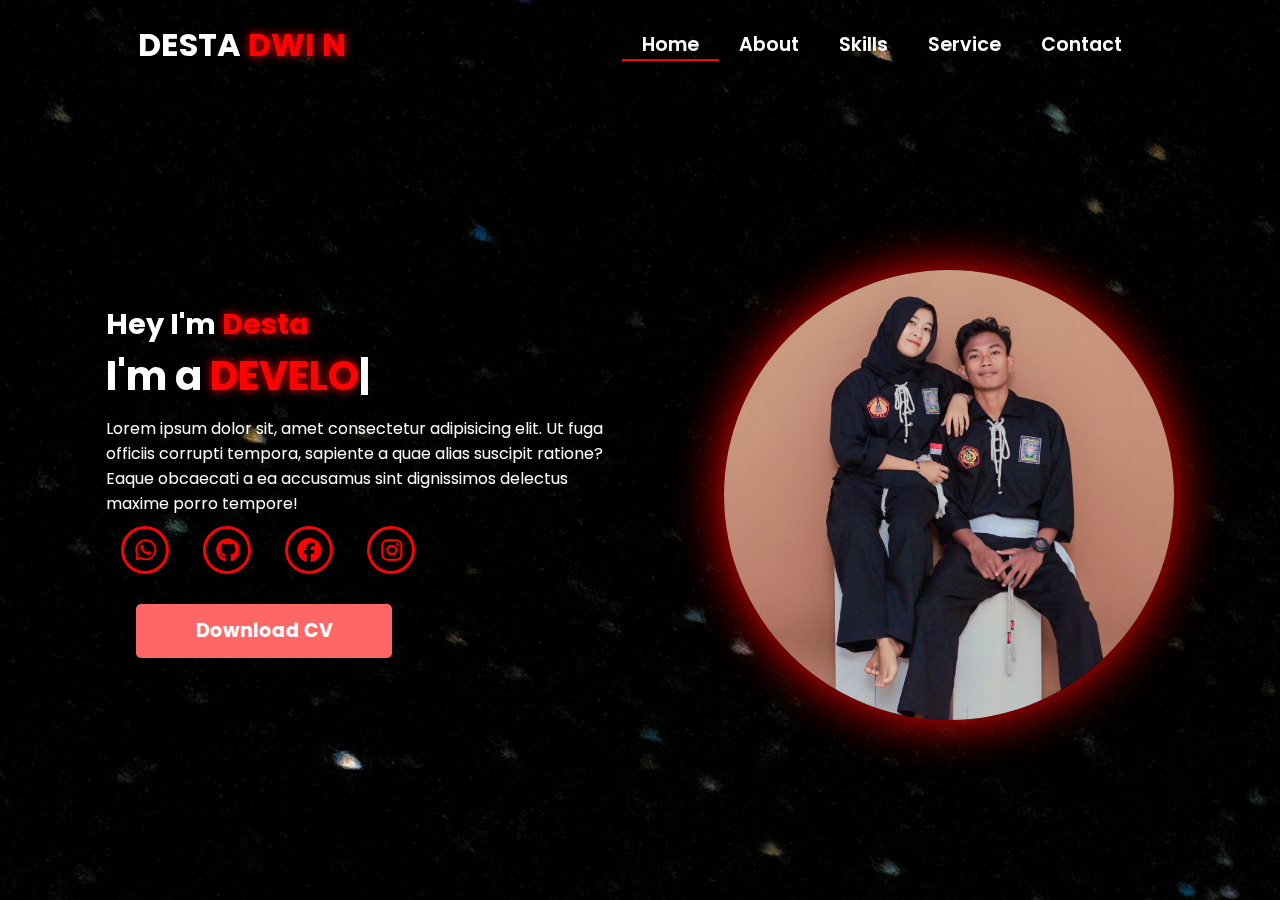
<file: index.html>
<!-- Subscrbe YouTube Tamzidan Mahdiyin  -->
<!DOCTYPE html>
<html lang="en">

<head>

    <!-- Pengaturan karakter encoding untuk mendukung semua karakter Unicode -->
    <meta charset="UTF-8">

    <!-- Pengaturan viewport untuk responsivitas pada perangkat mobile -->
    <meta name="viewport" content="width=device-width, initial-scale=1.0">

    <!-- 
      Import Font Awesome untuk ikon sosial media dan navigasi
      Versi 6.5.1 dipilih untuk fitur dan ikon terbaru 
    -->
    <link rel="stylesheet" href="https://cdnjs.cloudflare.com/ajax/libs/font-awesome/6.5.1/css/all.min.css">

    <!-- 
      Import AOS (Animate On Scroll) library
      Digunakan untuk membuat animasi scroll yang menarik 
    -->
    <link rel="stylesheet" href="https://unpkg.com/aos@next/dist/aos.css" />

    <!-- Import file CSS custom untuk styling tambahan -->
    <link rel="stylesheet" href="style.css">
    <title>Portfolio Website</title>
</head>

<body>

    <!-- 
      Navigation Section
      - Menggunakan sistem grid untuk layout
      - Includes logo dan menu navigasi
      - Responsive dengan hamburger menu untuk mobile 
    -->
    <nav>
        <div class="nav-container">

            <!-- 
              Logo dengan animasi zoom-in
              data-aos-duration: 1500ms untuk animasi yang smooth 
            -->
            <div class="logo" data-aos="zoom-in" data-aos-duration="1500">
                DESTA <span>DWI N</span>
            </div>

            <!-- 
              Navigation Links
              - Menggunakan fade-up animation dengan delays bertingkat
              - Active class untuk halaman yang sedang aktif 
            -->
            <div class="links">
                <div class="link active" data-aos="fade-up" data-aos-duration="1500" data-aos-delay="100"><a
                        href="index.html">Home</a></div>
                <div class="link" data-aos="fade-up" data-aos-duration="1500" data-aos-delay="200"><a
                        href="about.html">About</a></div>
                <div class="link" data-aos="fade-up" data-aos-duration="1500" data-aos-delay="300"><a
                        href="skill.html">Skills</a></div>
                <div class="link" data-aos="fade-up" data-aos-duration="1500" data-aos-delay="400"><a
                        href="service.html">Service</a></div>
                <div class="link" data-aos="fade-up" data-aos-duration="1500" data-aos-delay="500"><a
                        href="contact.html">Contact</a></div>
            </div>
        </div>

        <!-- 
          Hamburger Menu Icon
          - Muncul pada tampilan mobile
          - Menggunakan Font Awesome icon
          - onClick handler untuk membuka menu 
        -->
        <i class="fa-solid fa-bars hamburg" onclick="hamburg()"></i>

        <!-- 
          Dropdown Menu untuk Mobile
          - Berisi link navigasi yang sama
          - Muncul ketika hamburger menu diklik
          - Includes tombol close (x) 
        -->
        <div class="dropdown">
            <div class="links">
                <a href="index.html">Home</a>
                <a href="about.html">About</a>
                <a href="skill.html">Skills</a>
                <a href="service.html">Service</a>
                <a href="contact.html">Contact</a>
                <i class="fa-solid fa-xmark cancel" onclick="cancel()"></i>
            </div>
        </div>
    </nav>

    <!-- 
      Main Content Section
      - Menggunakan grid untuk layout dua kolom
      - Includes teks intro dan gambar profil 
    -->
    <section>
        <div class="main-container">
            <!-- 
              Content Container
              - Berisi heading, typewriter effect, dan social links
              - Setiap elemen memiliki animasi AOS yang berbeda 
            -->
            <div class="content">
                <!-- Heading dengan fade-left animation -->
                <h1 data-aos="fade-left" data-aos-duration="1500" data-aos-delay="700">Hey I'm <span>Desta</span>
                </h1>

                <!-- 
                  Typewriter Effect
                  - Menggunakan JavaScript untuk animasi ketik
                  - Fade-right animation untuk container 
                -->
                <div data-aos="fade-right" data-aos-duration="1500" data-aos-delay="900" class="typewriter">I'm a <span
                        class="typewriter-text"></span><label for="">|</label></div>

                <!-- Paragraf deskripsi dengan flip-down animation -->
                <p data-aos="flip-down" data-aos-duration="1500" data-aos-delay="1100">Lorem ipsum dolor sit, amet
                    consectetur adipisicing elit. Ut fuga officiis corrupti tempora, sapiente a quae alias suscipit
                    ratione? Eaque obcaecati a ea accusamus sint dignissimos delectus maxime porro tempore!</p>

                <!-- 
                  Social Media Links
                  - Menggunakan Font Awesome icons
                  - Fade-up animation dengan delays bertingkat 
                -->
                <div class="social-links">
                    <a data-aos="fade-up" data-aos-duration="1500" data-aos-delay="1300"><i
                            class="fa-brands fa-whatsapp"></i></a>
                    <a href="#" data-aos="fade-up" data-aos-duration="1500" data-aos-delay="1400"><i
                            class="fa-brands fa-github"></i></a>
                    <a href="#" data-aos="fade-up" data-aos-duration="1500" data-aos-delay="1500"><i
                            class="fa-brands fa-facebook"></i></a>
                    <a href="#" data-aos="fade-up" data-aos-duration="1500" data-aos-delay="1600"><i
                            class="fa-brands fa-instagram"></i></a>
                </div>

                <!-- 
                  Download CV Button
                  - Zoom-out animation dengan delay terpanjang
                  - Styling didefinisikan di CSS 
                -->
                <div class="btn" data-aos="zoom-out" data-aos-duration="1500" data-aos-delay="1800">
                    <button>Download CV</button>
                </div>
            </div>

            <!-- 
              Image Container
              - Menggunakan zoom-in animation
              - Durasi lebih panjang (3000ms) untuk efek dramatic 
            -->
            <div class="image" data-aos="zoom-in" data-aos-duration="3000">
                <img src="pp.jpg" alt="">
            </div>
        </div>
    </section>

    <!-- 
      Script Imports
      - AOS library untuk animasi
      - Custom JavaScript untuk fungsionalitas tambahan 
    -->
    <script src="https://unpkg.com/aos@next/dist/aos.js"></script>
    <script>
        // Inisialisasi AOS dengan offset 0 untuk trigger tepat waktu
        AOS.init({ offset: 0, });
    </script>
    <script src="./script.js"></script>
</body>

</html>
<!-- Subscrbe YouTube Tamzidan Mahdiyin  -->
</file>
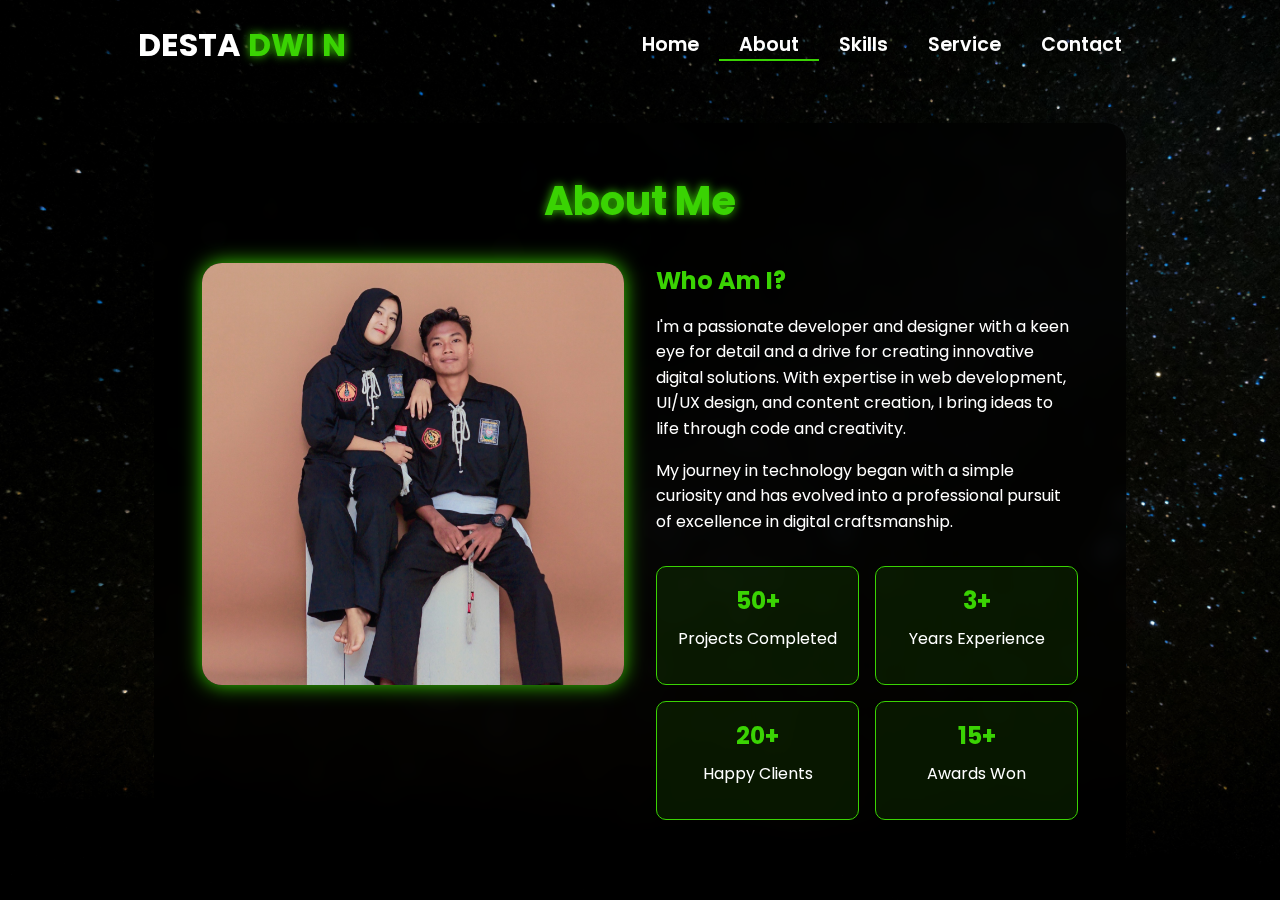
<file: about.html>
<!-- Subscribe Tamzidan Madiyin di YouTube -->

<!DOCTYPE html>
<html lang="en">

<head>
    <meta charset="UTF-8">
    <meta name="viewport" content="width=device-width, initial-scale=1.0">

    <!-- Link ke Font Awesome untuk ikon -->
    <link rel="stylesheet" href="https://cdnjs.cloudflare.com/ajax/libs/font-awesome/6.5.1/css/all.min.css">

    <!-- Link ke library animasi AOS -->
    <link rel="stylesheet" href="https://unpkg.com/aos@next/dist/aos.css" />

    <!-- CSS internal untuk styling halaman -->
    <style>
        /* 
          Import Google Font Poppins
          Font weight yang diimport: 100, 200, 300, 400, 500, 600 
        */
        @import url("https://fonts.googleapis.com/css2?family=Poppins:wght@100;200;300;400;500;600&display=swap");

        /* Reset CSS dan pengaturan default */
        * {
            padding: 0;
            margin: 0;
            font-family: "Poppins", sans-serif;
            box-sizing: border-box;
        }

        /* 
          Styling untuk body
          - Menggunakan background image
          - Cover seluruh viewport
          - Mencegah horizontal scroll
        */
        body {
            width: 100%;
            min-height: 100vh;
            background-image: url("bg.jpg");
            background-size: cover;
            overflow-x: hidden;
            position: relative;
        }

        /* 
          Navbar styling
          - Fixed height 10vh
          - Posisi relative untuk positioning yang tepat
          - z-index tinggi agar selalu di atas konten lain
        */
        nav {
            width: 100%;
            height: 10vh;
            position: sticky;
            position: relative;
            /* Ubah dari sticky ke relative */
            z-index: 1000;
            /* Tambahkan z-index tinggi untuk nav */
        }

        /* Container untuk konten navbar */
        .nav-container {
            width: 100%;
            height: 100%;
            display: flex;
            justify-content: space-around;
            align-items: center;
        }

        /* 
          Logo styling
          - Warna putih dengan ukuran 2rem
          - Text shadow untuk efek glow pada span 
        */
        .logo {
            color: white;
            font-size: 2rem;
            font-weight: bold;
        }

        .logo span {
            color: rgb(58, 211, 3);
            text-shadow: 0 0 10px rgb(58, 211, 3);
        }

        /* 
          Hamburger dan Cancel button styling
          - Hanya muncul di mobile view
          - Posisi absolute di kanan atas
        */
        .hamburg,
        .cancel {
            cursor: pointer;
            position: absolute;
            right: 15px;
            top: 10px;
            color: white;
            display: none;
            font-size: clamp(2.5rem, 0.5rem + 5vw, 3rem);
        }

        /* 
          Navigation links container
          - Flex layout untuk alignment horizontal
        */
        .nav-container .links {
            display: flex;
        }

        /* 
          Individual navigation links
          - Spacing dan styling untuk tiap link
          - Hover effect dengan border bottom
        */
        .nav-container .links a {
            font-size: 1.2rem;
            color: white;
            margin: 0 20px;
            text-decoration: none;
            font-weight: 550;
            transition: 0.3s linear;
        }

        .nav-container .links a:hover {
            color: rgb(58, 211, 3);
            border-bottom: 2px solid rgb(58, 211, 3);
        }

        /* Styling untuk link aktif */
        .nav-container .links .active {
            color: rgb(58, 211, 3);
            border-bottom: 2px solid rgb(58, 211, 3);
        }

        /* 
          Dropdown menu untuk mobile view
          - Fixed positioning dengan transform untuk animasi
          - Backdrop filter untuk efek blur
        */
        .dropdown {
            z-index: 1000;
            position: fixed;
            top: 0;
            left: 0;
            right: 0;
            transform: translateY(-500px);
            width: 100%;
            height: auto;
            backdrop-filter: blur(4px) brightness(40%);
            box-shadow: 0 0 20px black;
            transition: 0.2s linear;
        }

        .dropdown .links a {
            display: flex;
            color: white;
            text-decoration: none;
            padding: 15px 0;
            justify-content: center;
            align-items: center;
            transition: 0.2s linear;
        }

        .dropdown .links a:hover {
            background-color: rgb(58, 211, 3);
        }

        /* About Section Styles */
        .about-container {
            width: 100%;
            min-height: 90vh;
            display: flex;
            justify-content: center;
            align-items: center;
            padding: 2rem;
            position: relative;
            z-index: 1;
        }

        .about-content {
            width: 80%;
            max-width: 1200px;
            background: rgba(0, 0, 0, 0.7);
            backdrop-filter: blur(10px);
            border-radius: 20px;
            padding: 3rem;
            color: white;
            /* box-shadow: 0 0 30px rgba(58, 211, 3, 0.3); */
        }

        .about-header {
            text-align: center;
            margin-bottom: 2rem;
        }

        .about-header h1 {
            font-size: 2.5rem;
            color: rgb(58, 211, 3);
            text-shadow: 0 0 10px rgb(58, 211, 3);
            margin-bottom: 1rem;
        }

        .about-grid {
            display: grid;
            grid-template-columns: 1fr 1fr;
            gap: 2rem;
        }

        .about-image {
            width: 100%;
            aspect-ratio: 1;
            border-radius: 20px;
            overflow: hidden;
            box-shadow: 0 0 20px rgb(58, 211, 3);
        }

        .about-image img {
            width: 100%;
            height: 100%;
            object-fit: cover;
        }

        .about-text h2 {
            color: rgb(58, 211, 3);
            margin-bottom: 1rem;
        }

        .about-text p {
            line-height: 1.6;
            margin-bottom: 1rem;
        }

        .stats {
            display: grid;
            grid-template-columns: repeat(2, 1fr);
            gap: 1rem;
            margin-top: 2rem;
        }

        .stat-item {
            background: rgba(58, 211, 3, 0.1);
            padding: 1rem;
            border-radius: 10px;
            text-align: center;
            border: 1px solid rgb(58, 211, 3);
            cursor: pointer;
        }

        .stat-item h3 {
            color: rgb(58, 211, 3);
            font-size: 1.5rem;
            margin-bottom: 0.5rem;
        }

        .content-grid {
            display: grid;
            grid-template-columns: repeat(auto-fit, minmax(280px, 1fr));
            gap: 2rem;
            padding: 2rem 0;
        }

        .content-card {
            background: rgba(58, 211, 3, 0.1);
            border-radius: 15px;
            overflow: hidden;
            transition: all 0.3s ease;
            cursor: pointer;
        }

        .content-card:hover {
            transform: translateY(-5px);
            box-shadow: 0 5px 15px rgba(58, 211, 3, 0.3);
        }

        .card-image {
            width: 100%;
            height: 200px;
            overflow: hidden;
        }

        .card-image img {
            width: 100%;
            height: 100%;
            object-fit: cover;
        }

        .card-info {
            padding: 1.5rem;
        }

        .card-info h3 {
            color: rgb(58, 211, 3);
            margin-bottom: 0.5rem;
        }

        .card-info p {
            font-size: 0.9rem;
            margin-bottom: 1rem;
        }

        .card-info .technologies {
            display: flex;
            flex-wrap: wrap;
            gap: 0.5rem;
            margin-top: 1rem;
        }

        .technology-tag {
            background: rgba(58, 211, 3, 0.2);
            padding: 0.3rem 0.8rem;
            border-radius: 15px;
            font-size: 0.8rem;
            color: rgb(58, 211, 3);
        }

        .back-button {
            display: inline-block;
            padding: 0.8rem 1.5rem;
            background: rgb(58, 211, 3);
            color: white;
            border-radius: 5px;
            text-decoration: none;
            margin-bottom: 2rem;
            transition: all 0.3s ease;
        }

        .back-button:hover {
            background: rgb(45, 165, 2);
            transform: translateY(-2px);
        }

        .award-icon {
            font-size: 2rem;
            color: rgb(58, 211, 3);
            margin-bottom: 1rem;
        }

        .client-testimonial {
            font-style: italic;
            margin-top: 1rem;
            padding: 1rem;
            background: rgba(58, 211, 3, 0.05);
            border-radius: 10px;
        }



        @media (max-width: 884px) {
            .about-grid {
                grid-template-columns: 1fr;
            }

            nav .logo {
                position: absolute;
                top: 16px;
                left: 15px;
                font-size: 1.5rem;
            }

            .nav-container .links {
                display: none;
            }

            .hamburg,
            .cancel {
                display: block;
            }
        }

        @media (max-width: 440px) {
            .about-container {
                padding: 1rem;
            }

            .about-content {
                width: 95%;
                /* Memperbesar width untuk layar kecil */
                padding: 1.5rem;
            }

            .about-header h1 {
                font-size: 1.8rem;
                /* Mengurangi ukuran judul */
            }

            .about-text h2 {
                font-size: 1.4rem;
                /* Mengurangi ukuran sub-judul */
            }

            .about-text p {
                font-size: 0.9rem;
                /* Mengurangi ukuran teks */
                line-height: 1.4;
            }

            .about-image {
                width: 100%;
                max-height: 250px;
                /* Membatasi tinggi gambar */
            }

            .stats {
                grid-template-columns: repeat(2, 1fr);
                /* Tetap 2 kolom tapi lebih kecil */
                gap: 0.8rem;
            }

            .stat-item {
                padding: 0.8rem;
            }

            .stat-item h3 {
                font-size: 1.2rem;
                /* Mengurangi ukuran angka statistik */
            }

            .stat-item p {
                font-size: 0.8rem;
                /* Mengurangi ukuran teks statistik */
            }

            /* Menyesuaikan padding untuk link statistik */
            .stat-item a {
                padding: 0.5rem;
                display: block;
            }
        }
    </style>
    <title>About - Portfolio Website</title>
</head>

<body>

    <!-- Navigasi -->
    <nav>
        <div class="nav-container">
            <div class="logo" data-aos="zoom-in" data-aos-duration="1500">
                DESTA <span>DWI N</span>
            </div>
            <div class="links">
                <div class="link" data-aos="fade-up" data-aos-duration="1500" data-aos-delay="100"><a
                        href="index.html">Home</a></div>
                <div class="link active" data-aos="fade-up" data-aos-duration="1500" data-aos-delay="200"><a
                        href="about.html">About</a></div>
                <div class="link" data-aos="fade-up" data-aos-duration="1500" data-aos-delay="300"><a
                        href="skill.html">Skills</a></div>
                <div class="link" data-aos="fade-up" data-aos-duration="1500" data-aos-delay="400"><a
                        href="service.html">Service</a></div>
                <div class="link" data-aos="fade-up" data-aos-duration="1500" data-aos-delay="500"><a
                        href="contact.html">Contact</a></div>
            </div>
        </div>
        <i class="fa-solid fa-bars hamburg" onclick="hamburg()"></i>
        <div class="dropdown">
            <div class="links">
                <a href="index.html">Home</a>
                <a href="about.html">About</a>
                <a href="skill.html">Skills</a>
                <a href="service.html">Service</a>
                <a href="contact.html">Contact</a>
                <i class="fa-solid fa-xmark cancel" onclick="cancel()"></i>
            </div>
        </div>
    </nav>

    <!-- Konten utama halaman About -->
    <div class="about-container">
        <div class="about-content" id="aboutContent">
            <!-- Bagian header -->
            <div class="about-header" data-aos="fade-down" data-aos-duration="1500">
                <h1>About Me</h1>
            </div>

            <!-- Grid untuk gambar dan teks deskripsi -->
            <div class="about-grid">
                <div class="about-image" data-aos="fade-right" data-aos-duration="1500">
                    <img src="pp.jpg" alt="About Image">
                </div>
                <div class="about-text" data-aos="fade-left" data-aos-duration="1500">
                    <h2>Who Am I?</h2>
                    <p>I'm a passionate developer and designer with a keen eye for detail and a drive for creating
                        innovative digital solutions. With expertise in web development, UI/UX design, and content
                        creation, I bring ideas to life through code and creativity.</p>
                    <p>My journey in technology began with a simple curiosity and has evolved into a professional
                        pursuit of excellence in digital craftsmanship.</p>

                    <div class="stats">
                        <div class="stat-item" data-aos="zoom-in" data-aos-duration="1500" data-aos-delay="200"
                            onclick="showProjects()">
                            <h3>50+</h3>
                            <p>Projects Completed</p>
                        </div>
                        <div class="stat-item" data-aos="zoom-in" data-aos-duration="1500" data-aos-delay="400"
                            onclick="showExperience()">
                            <h3>3+</h3>
                            <p>Years Experience</p>
                        </div>
                        <div class="stat-item" data-aos="zoom-in" data-aos-duration="1500" data-aos-delay="600"
                            onclick="showClients()">
                            <h3>20+</h3>
                            <p>Happy Clients</p>
                        </div>
                        <div class="stat-item" data-aos="zoom-in" data-aos-duration="1500" data-aos-delay="800"
                            onclick="showAwards()">
                            <h3>15+</h3>
                            <p>Awards Won</p>
                        </div>
                    </div>
                </div>
            </div>
        </div>

        <!-- Link ke library animasi AOS -->
        <script src="https://unpkg.com/aos@next/dist/aos.js"></script>

        <!-- JavaScript untuk interaksi dan animasi halaman -->
        <script>

            // Inisialisasi library AOS
            AOS.init({ offset: 0 });

            // Fungsi untuk menampilkan menu hamburger
            function hamburg() {
                const navbar = document.querySelector(".dropdown")
                navbar.style.transform = "translateY(0px)"
            }

            // Fungsi untuk menyembunyikan menu hamburger
            function cancel() {
                const navbar = document.querySelector(".dropdown")
                navbar.style.transform = "translateY(-500px)"
            }

            // Fungsi untuk menampilkan daftar Project
            function showProjects() {
                const aboutContent = document.getElementById('aboutContent');
                aboutContent.innerHTML = `
                <a href="about.html" class="back-button" onclick="restoreInitialContent()">
                    <i class="fas fa-arrow-left"></i> Back
                </a>
                <div class="about-header" data-aos="fade-down" data-aos-duration="1500">
                    <h1>My Projects</h1>
                </div>
                <div class="content-grid">
                    ${generateProjectCards()}
                </div>
            `;
                AOS.refresh();
            }

            // Fungsi untuk menampilkan daftar Experience
            function showExperience() {
                const aboutContent = document.getElementById('aboutContent');
                aboutContent.innerHTML = `
                <a href="about.html" class="back-button" onclick="restoreInitialContent()">
                    <i class="fas fa-arrow-left"></i> Back
                </a>
                <div class="about-header" data-aos="fade-down" data-aos-duration="1500">
                    <h1>My Experience</h1>
                </div>
                <div class="content-grid">
                    ${generateExperienceCards()}
                </div>
            `;
                AOS.refresh();
            }

            // Fungsi untuk menampilkan daftar Clients
            function showClients() {
                const aboutContent = document.getElementById('aboutContent');
                aboutContent.innerHTML = `
                <a href="about.html" class="back-button" onclick="restoreInitialContent()">
                    <i class="fas fa-arrow-left"></i> Back
                </a>
                <div class="about-header" data-aos="fade-down" data-aos-duration="1500">
                    <h1>Client Success Stories</h1>
                </div>
                <div class="content-grid">
                    ${generateClientCards()}
                </div>
            `;
                AOS.refresh();
            }

            // Fungsi untuk menampilkan daftar Awards
            function showAwards() {
                const aboutContent = document.getElementById('aboutContent');
                aboutContent.innerHTML = `
                <a href="about.html" class="back-button" onclick="restoreInitialContent()">
                    <i class="fas fa-arrow-left"></i> Back
                </a>
                <div class="about-header" data-aos="fade-down" data-aos-duration="1500">
                    <h1>Awards & Recognition</h1>
                </div>
                <div class="content-grid">
                    ${generateAwardCards()}
                </div>
            `;
                AOS.refresh();
            }

            // Fungsi pembantu untuk menghasilkan kartu project
            function generateProjectCards() {
                const projects = [
                    {
                        title: "E-Commerce Platform",
                        image: "pp.jpg",
                        description: "A full-stack e-commerce solution with payment integration",
                        technologies: ["React", "Node.js", "MongoDB"]
                    },
                    {
                        title: "Portfolio Website",
                        image: "pp.jpg",
                        description: "Responsive portfolio website with modern animations",
                        technologies: ["HTML", "CSS", "JavaScript"]
                    },
                    {
                        title: "Task Management App",
                        image: "pp.jpg",
                        description: "Mobile-first task management application",
                        technologies: ["Vue.js", "Firebase"]
                    }
                    // Add more projects as needed
                ];

                return projects.map(project => `
                <div class="content-card" data-aos="fade-up">
                    <div class="card-image">
                        <img src="${project.image}" alt="${project.title}">
                    </div>
                    <div class="card-info">
                        <h3>${project.title}</h3>
                        <p>${project.description}</p>
                        <div class="technologies">
                            ${project.technologies.map(tech => `
                                <span class="technology-tag">${tech}</span>
                            `).join('')}
                        </div>
                    </div>
                </div>
            `).join('');
            }

            // Fungsi pembantu untuk menghasilkan kartu experience
            function generateExperienceCards() {
                const experiences = [
                    {
                        title: "Senior Web Developer",
                        company: "Tech Solutions Inc.",
                        period: "2021 - Present",
                        description: "Leading frontend development team and implementing modern web solutions"
                    },
                    {
                        title: "Frontend Developer",
                        company: "Digital Agency",
                        period: "2019 - 2021",
                        description: "Developed responsive websites and web applications"
                    }
                    // Add more experiences as needed
                ];

                return experiences.map(exp => `
                <div class="content-card" data-aos="fade-up">
                    <div class="card-info">
                        <h3>${exp.title}</h3>
                        <h4>${exp.company}</h4>
                        <p class="period">${exp.period}</p>
                        <p>${exp.description}</p>
                    </div>
                </div>
            `).join('');
            }

            // Fungsi pembantu untuk menghasilkan kartu client
            function generateClientCards() {
                const clients = [
                    {
                        name: "Ell Udin",
                        company: "Innovation Corp",
                        image: "img/zoro.jpg",
                        testimonial: "Outstanding work on our company website redesign!"
                    },
                    {
                        name: "Ell Ucup",
                        company: "Tech Startup",
                        image: "img/zoro.jpg",
                        testimonial: "Delivered our app ahead of schedule with excellent quality"
                    }
                    // Add more clients as needed
                ];

                return clients.map(client => `
                <div class="content-card" data-aos="fade-up">
                    <div class="card-image">
                        <img src="${client.image}" alt="${client.name}">
                    </div>
                    <div class="card-info">
                        <h3>${client.name}</h3>
                        <h4>${client.company}</h4>
                        <p class="client-testimonial">"${client.testimonial}"</p>
                    </div>
                </div>
            `).join('');
            }

            // Fungsi pembantu untuk menghasilkan kartu award
            function generateAwardCards() {
                const awards = [
                    {
                        title: "Best Web Design",
                        organization: "Design Awards 2023",
                        description: "Recognition for exceptional web design and user experience"
                    },
                    {
                        title: "Innovation Award",
                        organization: "Tech Summit 2022",
                        description: "Awarded for innovative use of emerging technologies"
                    }
                    // Add more awards as needed
                ];

                return awards.map(award => `
                <div class="content-card" data-aos="fade-up">
                    <div class="card-info">
                        <div class="award-icon">
                            <i class="fas fa-trophy"></i>
                        </div>
                        <h3>${award.title}</h3>
                        <h4>${award.organization}</h4>
                        <p>${award.description}</p>
                    </div>
                </div>
            `).join('');
            }

            // Fungsi untuk mengembalikan konten awal
            function restoreInitialContent() {
                const aboutContent = document.getElementById('aboutContent');
                aboutContent.innerHTML = `
                <div class="about-header" data-aos="fade-down" data-aos-duration="1500">
                    <h1>About Me</h1>
                </div>
                <div class="about-grid">
                    <div class="about-image" data-aos="fade-right" data-aos-duration="1500">
                        <img src="img/zoro.jpg" alt="About Image">
                    </div>
                    <div class="about-text" data-aos="fade-left" data-aos-duration="1500">
                        <h2>Who Am I?</h2>
                        <p>I'm a passionate developer and designer with a keen eye for detail and a drive for creating
                            innovative digital solutions. With expertise in web development, UI/UX design, and content
                            creation, I bring ideas to life through code and creativity.</p>
                        <p>My journey in technology began with a simple curiosity and has evolved into a professional
                            pursuit of excellence in digital craftsmanship.</p>

                        <div class="stats">
                            <div class="stat-item" data-aos="zoom-in" data-aos-duration="1500" data-aos-delay="200" onclick="showProjects()">
                                <h3>50+</h3>
                                <p>Projects Completed</p>
                            </div>
                            <div class="stat-item" data-aos="zoom-in" data-aos-duration="1500" data-aos-delay="400" onclick="showExperience()">
                                <h3>3+</h3>
                                <p>Years Experience</p>
                            </div>
                            <div class="stat-item" data-aos="zoom-in" data-aos-duration="1500" data-aos-delay="600" onclick="showClients()">
                                <h3>20+</h3>
                                <p>Happy Clients</p>
                            </div>
                            <div class="stat-item" data-aos="zoom-in" data-aos-duration="1500" data-aos-delay="800" onclick="showAwards()">
                                <h3>15+</h3>
                                <p>Awards Won</p>
                            </div>
                        </div>
                    </div>
                </div>
            `;
                AOS.refresh();
            }

        </script>
</body>

</html>

<!-- Subscribe Tamzidan Madiyin di YouTube -->
</file>
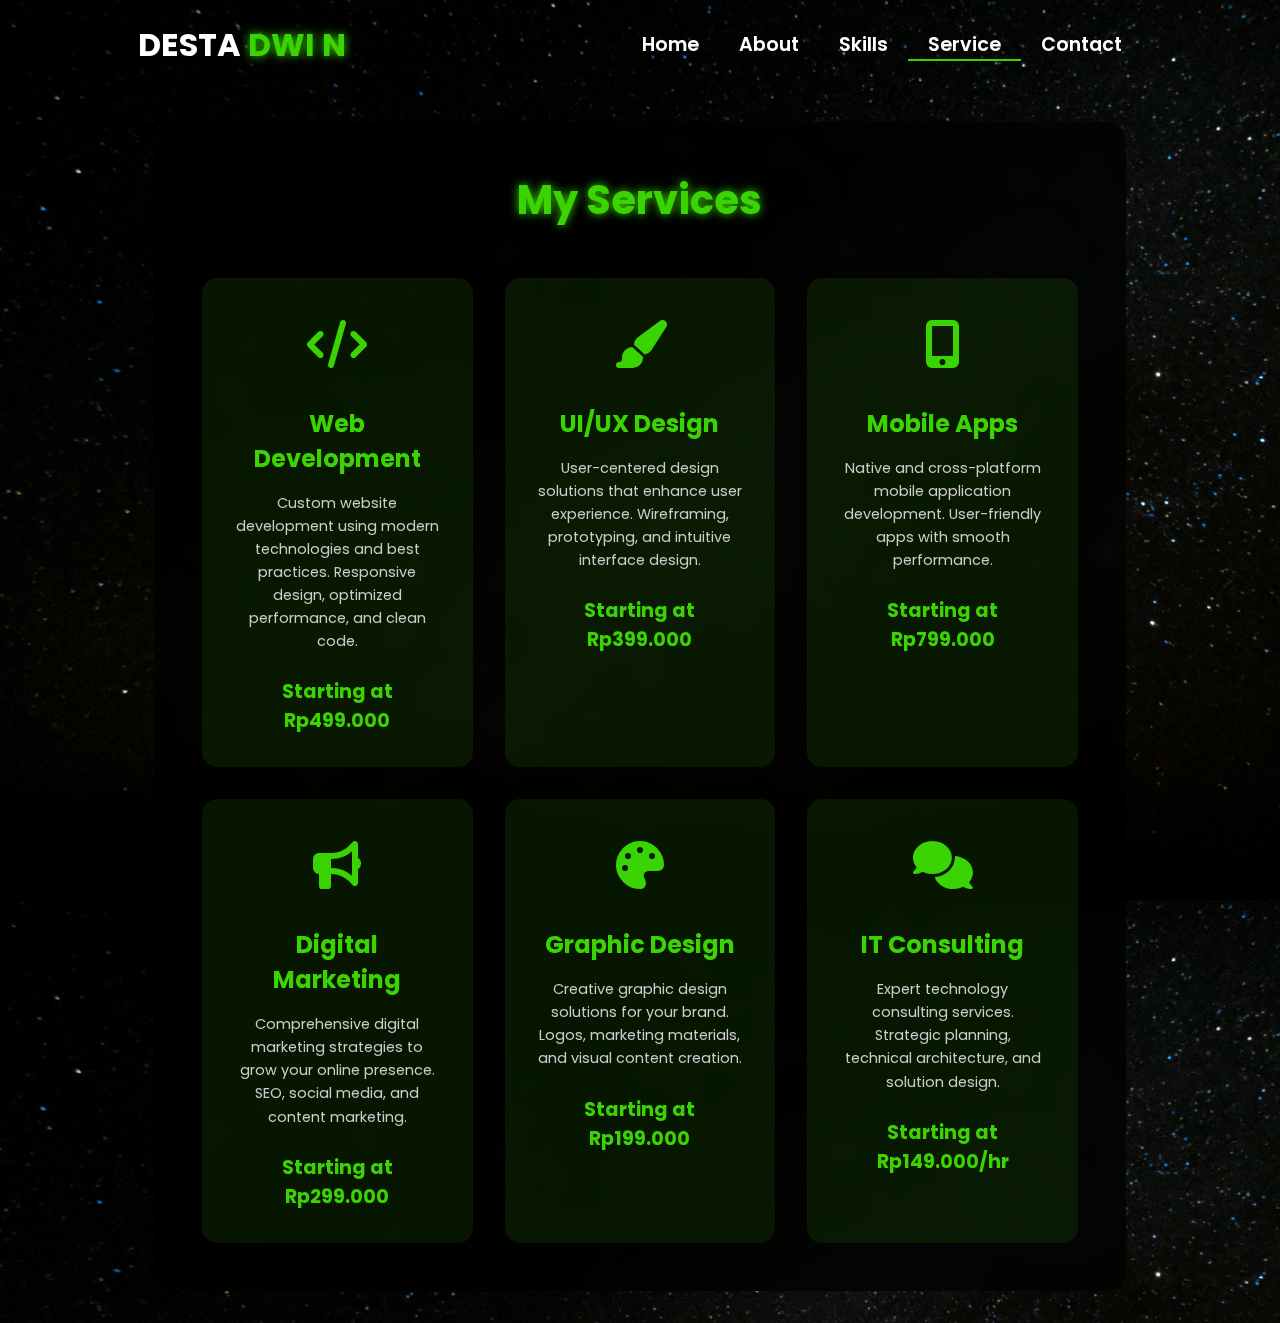
<file: service.html>
<!-- Subscribe Tamzidan Madiyin di YouTube -->

<!DOCTYPE html>
<html lang="en">
<head>
    <meta charset="UTF-8">
    <meta name="viewport" content="width=device-width, initial-scale=1.0">
    <link rel="stylesheet" href="https://cdnjs.cloudflare.com/ajax/libs/font-awesome/6.5.1/css/all.min.css">
    <link rel="stylesheet" href="https://unpkg.com/aos@next/dist/aos.css" />
    <style>
        @import url("https://fonts.googleapis.com/css2?family=Poppins:wght@100;200;300;400;500;600&display=swap");

        * {
            padding: 0;
            margin: 0;
            font-family: "Poppins", sans-serif;
            box-sizing: border-box;
        }

        body {
            width: 100%;
            height: 100vh;
            background-image: url("bg.jpg");
            background-size: cover;
            overflow: auto;
            position: relative;
        }

        nav {
            width: 100%;
            height: 10vh;
            position: relative;
            z-index: 1000;
        }

        .nav-container {
            width: 100%;
            height: 100%;
            display: flex;
            justify-content: space-around;
            align-items: center;
        }

        .logo {
            color: white;
            font-size: 2rem;
            font-weight: bold;
        }

        .logo span {
            color: rgb(58, 211, 3);
            text-shadow: 0 0 10px rgb(58, 211, 3);
        }

        .hamburg, .cancel {
            cursor: pointer;
            position: absolute;
            right: 15px;
            top: 10px;
            color: white;
            display: none;
            font-size: clamp(2.5rem, 0.5rem + 5vw, 3rem);
        }

        .nav-container .links {
            display: flex;
        }

        .nav-container .links a {
            font-size: 1.2rem;
            color: white;
            margin: 0 20px;
            text-decoration: none;
            font-weight: 550;
            transition: 0.3s linear;
        }

        .nav-container .links a:hover {
            color: rgb(58, 211, 3);
            border-bottom: 2px solid rgb(58, 211, 3);
        }

        .nav-container .links .active {
            color: rgb(58, 211, 3);
            border-bottom: 2px solid rgb(58, 211, 3);
        }

        .dropdown {
            z-index: 1000;
            position: fixed;
            top: 0;
            left: 0;
            right: 0;
            transform: translateY(-500px);
            width: 100%;
            height: auto;
            backdrop-filter: blur(4px) brightness(40%);
            box-shadow: 0 0 20px black;
            transition: 0.2s linear;
        }

        .dropdown .links a {
            display: flex;
            color: white;
            text-decoration: none;
            padding: 15px 0;
            justify-content: center;
            align-items: center;
            transition: 0.2s linear;
        }

        .dropdown .links a:hover {
            background-color: rgb(58, 211, 3);
        }

        /* Service Section Styles */
        .services-container {
            width: 100%;
            min-height: 90vh;
            display: flex;
            justify-content: center;
            align-items: center;
            padding: 2rem;
        }

        .services-content {
            width: 80%;
            max-width: 1200px;
            background: rgba(0, 0, 0, 0.7);
            backdrop-filter: blur(10px);
            border-radius: 20px;
            padding: 3rem;
            color: white;
        }

        .services-header {
            text-align: center;
            margin-bottom: 3rem;
        }

        .services-header h1 {
            font-size: 2.5rem;
            color: rgb(58, 211, 3);
            text-shadow: 0 0 10px rgb(58, 211, 3);
            margin-bottom: 1rem;
        }

        .services-grid {
            display: grid;
            grid-template-columns: repeat(3, 1fr);
            gap: 2rem;
        }

        .service-card {
            background: rgba(58, 211, 3, 0.1);
            border-radius: 15px;
            padding: 2rem;
            text-align: center;
            transition: all 0.3s ease;
            cursor: pointer;
        }

        .service-card:hover {
            transform: translateY(-10px);
            box-shadow: 0 0 20px rgba(58, 211, 3, 0.5);
        }

        .service-icon {
            font-size: 3rem;
            color: rgb(58, 211, 3);
            margin-bottom: 1.5rem;
        }

        .service-title {
            font-size: 1.5rem;
            color: rgb(58, 211, 3);
            margin-bottom: 1rem;
        }

        .service-description {
            font-size: 0.9rem;
            line-height: 1.6;
            color: #cccccc;
        }

        .service-price {
            margin-top: 1.5rem;
            font-size: 1.2rem;
            color: rgb(58, 211, 3);
            font-weight: bold;
        }

        @media (max-height: 800px) {
            body {
                height: auto;
                min-height: 100vh;
            }
            
            .services-container {
                height: auto;
                min-height: 90vh;
            }
        }

        @media (max-width: 884px) {
            .services-grid {
                grid-template-columns: repeat(2, 1fr);
            }
            
            nav .logo {
                position: absolute;
                top: 16px;
                left: 15px;
                font-size: 1.5rem;
            }

            .nav-container .links {
                display: none;
            }

            .hamburg, .cancel {
                display: block;
            }
        }

        @media (max-width: 640px) {
            .services-container {
                padding: 1rem;
            }

            .services-content {
                width: 95%;
                padding: 1.5rem;
            }

            .services-grid {
                grid-template-columns: 1fr;
            }

            .services-header h1 {
                font-size: 2rem;
            }

            .service-card {
                padding: 1.5rem;
            }
        }
    </style>
    <title>Services - Portfolio Website</title>
</head>
<body>
    <nav>
        <div class="nav-container">
            <div class="logo" data-aos="zoom-in" data-aos-duration="1500">
                DESTA <span>DWI N</span>
            </div>
            <div class="links">
                <div class="link" data-aos="fade-up" data-aos-duration="1500" data-aos-delay="100"><a href="index.html">Home</a></div>
                <div class="link" data-aos="fade-up" data-aos-duration="1500" data-aos-delay="200"><a href="about.html">About</a></div>
                <div class="link" data-aos="fade-up" data-aos-duration="1500" data-aos-delay="300"><a href="skill.html">Skills</a></div>
                <div class="link active" data-aos="fade-up" data-aos-duration="1500" data-aos-delay="400"><a href="service.html">Service</a></div>
                <div class="link" data-aos="fade-up" data-aos-duration="1500" data-aos-delay="500"><a href="contact.html">Contact</a></div>
            </div>
        </div>
        <i class="fa-solid fa-bars hamburg" onclick="hamburg()"></i>
        <div class="dropdown">
            <div class="links">
                <a href="index.html">Home</a>
                <a href="about.html">About</a>
                <a href="skill.html">Skills</a>
                <a href="service.html">Service</a>
                <a href="contact.html">Contact</a>
                <i class="fa-solid fa-xmark cancel" onclick="cancel()"></i>
            </div>
        </div>
    </nav>

    <div class="services-container">
        <div class="services-content">
            <div class="services-header" data-aos="fade-down" data-aos-duration="1500">
                <h1>My Services</h1>
            </div>
            <div class="services-grid">
                <!-- Web Development -->
                <div class="service-card" data-aos="fade-up" data-aos-duration="1500" data-aos-delay="100">
                    <div class="service-icon">
                        <i class="fas fa-code"></i>
                    </div>
                    <h3 class="service-title">Web Development</h3>
                    <p class="service-description">Custom website development using modern technologies and best practices. Responsive design, optimized performance, and clean code.</p>
                    <div class="service-price">Starting at Rp499.000</div>
                </div>

                <!-- UI/UX Design -->
                <div class="service-card" data-aos="fade-up" data-aos-duration="1500" data-aos-delay="300">
                    <div class="service-icon">
                        <i class="fas fa-paint-brush"></i>
                    </div>
                    <h3 class="service-title">UI/UX Design</h3>
                    <p class="service-description">User-centered design solutions that enhance user experience. Wireframing, prototyping, and intuitive interface design.</p>
                    <div class="service-price">Starting at Rp399.000</div>
                </div>

                <!-- Mobile App Development -->
                <div class="service-card" data-aos="fade-up" data-aos-duration="1500" data-aos-delay="500">
                    <div class="service-icon">
                        <i class="fas fa-mobile-alt"></i>
                    </div>
                    <h3 class="service-title">Mobile Apps</h3>
                    <p class="service-description">Native and cross-platform mobile application development. User-friendly apps with smooth performance.</p>
                    <div class="service-price">Starting at Rp799.000</div>
                </div>

                <!-- Digital Marketing -->
                <div class="service-card" data-aos="fade-up" data-aos-duration="1500" data-aos-delay="700">
                    <div class="service-icon">
                        <i class="fas fa-bullhorn"></i>
                    </div>
                    <h3 class="service-title">Digital Marketing</h3>
                    <p class="service-description">Comprehensive digital marketing strategies to grow your online presence. SEO, social media, and content marketing.</p>
                    <div class="service-price">Starting at Rp299.000</div>
                </div>

                <!-- Graphic Design -->
                <div class="service-card" data-aos="fade-up" data-aos-duration="1500" data-aos-delay="900">
                    <div class="service-icon">
                        <i class="fas fa-palette"></i>
                    </div>
                    <h3 class="service-title">Graphic Design</h3>
                    <p class="service-description">Creative graphic design solutions for your brand. Logos, marketing materials, and visual content creation.</p>
                    <div class="service-price">Starting at Rp199.000</div>
                </div>

                <!-- Consulting -->
                <div class="service-card" data-aos="fade-up" data-aos-duration="1500" data-aos-delay="1100">
                    <div class="service-icon">
                        <i class="fas fa-comments"></i>
                    </div>
                    <h3 class="service-title">IT Consulting</h3>
                    <p class="service-description">Expert technology consulting services. Strategic planning, technical architecture, and solution design.</p>
                    <div class="service-price">Starting at Rp149.000/hr</div>
                </div>
            </div>
        </div>
    </div>

    <script src="https://unpkg.com/aos@next/dist/aos.js"></script>
    <script>
        AOS.init({offset: 0});
        
        function hamburg() {
            const navbar = document.querySelector(".dropdown")
            navbar.style.transform = "translateY(0px)"
        }
        
        function cancel() {
            const navbar = document.querySelector(".dropdown")
            navbar.style.transform = "translateY(-500px)"
        }
    </script>
</body>
</html>

<!-- Subscribe Tamzidan Madiyin di YouTube -->
</file>
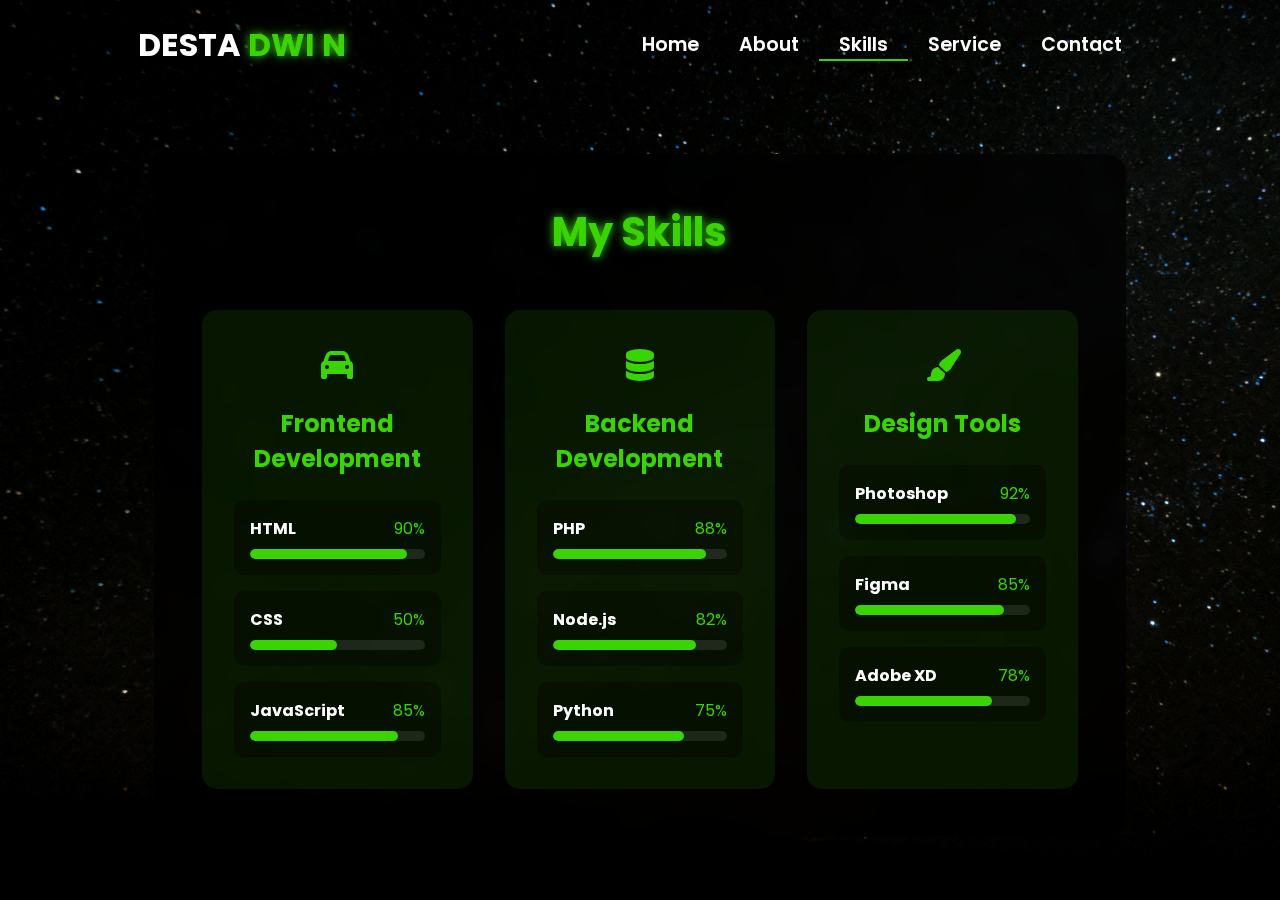
<file: skill.html>
<!-- Subscribe Tamzidan Madiyin di YouTube -->

<!DOCTYPE html>
<html lang="en">
<head>
    <meta charset="UTF-8">
    <meta name="viewport" content="width=device-width, initial-scale=1.0">
    <link rel="stylesheet" href="https://cdnjs.cloudflare.com/ajax/libs/font-awesome/6.5.1/css/all.min.css">
    <link rel="stylesheet" href="https://unpkg.com/aos@next/dist/aos.css" />
    <style>
        @import url("https://fonts.googleapis.com/css2?family=Poppins:wght@100;200;300;400;500;600&display=swap");

        * {
            padding: 0;
            margin: 0;
            font-family: "Poppins", sans-serif;
            box-sizing: border-box;
        }

        body {
            width: 100%;
            min-height: 100vh;
            background-image: url("bg.jpg");
            background-size: cover;
            overflow-x: hidden;
            position: relative;
        }

        nav {
            width: 100%;
            height: 10vh;
            position: relative;
            z-index: 1000;
        }

        .nav-container {
            width: 100%;
            height: 100%;
            display: flex;
            justify-content: space-around;
            align-items: center;
        }

        .logo {
            color: white;
            font-size: 2rem;
            font-weight: bold;
        }

        .logo span {
            color: rgb(58, 211, 3);
            text-shadow: 0 0 10px rgb(58, 211, 3);
        }

        .hamburg, .cancel {
            cursor: pointer;
            position: absolute;
            right: 15px;
            top: 10px;
            color: white;
            display: none;
            font-size: clamp(2.5rem, 0.5rem + 5vw, 3rem);
        }

        .nav-container .links {
            display: flex;
        }

        .nav-container .links a {
            font-size: 1.2rem;
            color: white;
            margin: 0 20px;
            text-decoration: none;
            font-weight: 550;
            transition: 0.3s linear;
        }

        .nav-container .links a:hover {
            color: rgb(58, 211, 3);
            border-bottom: 2px solid rgb(58, 211, 3);
        }

        .nav-container .links .active {
            color: rgb(58, 211, 3);
            border-bottom: 2px solid rgb(58, 211, 3);
        }

        .dropdown {
            z-index: 1000;
            position: fixed;
            top: 0;
            left: 0;
            right: 0;
            transform: translateY(-500px);
            width: 100%;
            height: auto;
            backdrop-filter: blur(4px) brightness(40%);
            box-shadow: 0 0 20px black;
            transition: 0.2s linear;
        }

        .dropdown .links a {
            display: flex;
            color: white;
            text-decoration: none;
            padding: 15px 0;
            justify-content: center;
            align-items: center;
            transition: 0.2s linear;
        }

        .dropdown .links a:hover {
            background-color: rgb(58, 211, 3);
        }

        /* Skills Section Styles */
        .skills-container {
            width: 100%;
            min-height: 90vh;
            display: flex;
            justify-content: center;
            align-items: center;
            padding: 2rem;
            position: relative;
            z-index: 1;
        }

        .skills-content {
            width: 80%;
            max-width: 1200px;
            background: rgba(0, 0, 0, 0.7);
            backdrop-filter: blur(10px);
            border-radius: 20px;
            padding: 3rem;
            color: white;
            /* box-shadow: 0 0 30px rgba(58, 211, 3, 0.3); */
        }

        .skills-header {
            text-align: center;
            margin-bottom: 3rem;
        }

        .skills-header h1 {
            font-size: 2.5rem;
            color: rgb(58, 211, 3);
            text-shadow: 0 0 10px rgb(58, 211, 3);
            margin-bottom: 1rem;
        }

        .skills-grid {
            display: grid;
            grid-template-columns: repeat(3, 1fr);
            gap: 2rem;
        }

        .skill-category {
            background: rgba(58, 211, 3, 0.1);
            border-radius: 15px;
            padding: 2rem;
            transition: 0.3s ease;
        }

        .skill-category:hover {
            transform: translateY(-10px);
            box-shadow: 0 0 20px rgba(58, 211, 3, 0.5);
        }

        .skill-category h2 {
            color: rgb(58, 211, 3);
            font-size: 1.5rem;
            margin-bottom: 1.5rem;
            text-align: center;
        }

        .skill-list {
            display: flex;
            flex-direction: column;
            gap: 1rem;
        }

        .skill-item {
            background: rgba(0, 0, 0, 0.3);
            border-radius: 10px;
            padding: 1rem;
        }

        .skill-info {
            display: flex;
            justify-content: space-between;
            margin-bottom: 0.5rem;
        }

        .skill-info h3 {
            font-size: 1rem;
            color: white;
        }

        .skill-info span {
            color: rgb(58, 211, 3);
        }

        .progress-bar {
            width: 100%;
            height: 10px;
            background: rgba(255, 255, 255, 0.1);
            border-radius: 5px;
            overflow: hidden;
        }

        .progress {
            height: 100%;
            background: rgb(58, 211, 3);
            border-radius: 5px;
            transition: width 1.5s ease-in-out;
        }

        .skill-icon {
            font-size: 2rem;
            color: rgb(58, 211, 3);
            margin-bottom: 1rem;
            text-align: center;
        }

        @media (max-width: 884px) {
            .skills-grid {
                grid-template-columns: repeat(2, 1fr);
            }
            
            nav .logo {
                position: absolute;
                top: 16px;
                left: 15px;
                font-size: 1.5rem;
                /* z-index: 1001; */
            }

            .nav-container .links {
                display: none;
            }

            .hamburg, .cancel {
                display: block;
                /* z-index: 1001; */
            }
        }

        @media (max-width: 440px) {
            .skills-container {
                padding: 1rem;
            }

            .skills-content {
                width: 95%;
                padding: 1.5rem;
            }

            .skills-grid {
                grid-template-columns: 1fr;
            }

            .skills-header h1 {
                font-size: 1.8rem;
            }

            .skill-category {
                padding: 1.5rem;
            }

            .skill-category h2 {
                font-size: 1.3rem;
            }

            .skill-icon {
                font-size: 1.5rem;
            }
        }
    </style>
    <title>Skills - Portfolio Website</title>
</head>
<body>
    <nav>
        <div class="nav-container">
            <div class="logo" data-aos="zoom-in" data-aos-duration="1500">
                DESTA <span>DWI N</span>
            </div>
            <div class="links">
                <div class="link" data-aos="fade-up" data-aos-duration="1500" data-aos-delay="100"><a href="index.html">Home</a></div>
                <div class="link" data-aos="fade-up" data-aos-duration="1500" data-aos-delay="200"><a href="about.html">About</a></div>
                <div class="link active" data-aos="fade-up" data-aos-duration="1500" data-aos-delay="300"><a href="skill.html">Skills</a></div>
                <div class="link" data-aos="fade-up" data-aos-duration="1500" data-aos-delay="400"><a href="service.html">Service</a></div>
                <div class="link" data-aos="fade-up" data-aos-duration="1500" data-aos-delay="500"><a href="contact.html">Contact</a></div>
            </div>
        </div>
        <i class="fa-solid fa-bars hamburg" onclick="hamburg()"></i>
        <div class="dropdown">
            <div class="links">
                <a href="index.html">Home</a>
                <a href="about.html">About</a>
                <a href="skill.html">Skills</a>
                <a href="service.html">Service</a>
                <a href="contact.html">Contact</a>
                <i class="fa-solid fa-xmark cancel" onclick="cancel()"></i>
            </div>
        </div>
    </nav>

    <div class="skills-container">
        <div class="skills-content">
            <div class="skills-header" data-aos="fade-down" data-aos-duration="1500">
                <h1>My Skills</h1>
            </div>
            <div class="skills-grid">
                <!-- Frontend Development -->
                <div class="skill-category" data-aos="fade-up" data-aos-duration="1500" data-aos-delay="100">
                    <div class="skill-icon">
                        <i class="fa fa-car"></i>
                    </div>
                    <h2>Frontend Development</h2>
                    <div class="skill-list">
                        <div class="skill-item">
                            <div class="skill-info">
                                <h3>HTML</h3>
                                <span>90%</span>
                            </div>
                            <div class="progress-bar">
                                <div class="progress" style="width: 90%"></div>
                            </div>
                        </div>
                        <div class="skill-item">
                            <div class="skill-info">
                                <h3>CSS</h3>
                                <span>50%</span>
                            </div>
                            <div class="progress-bar">
                                <div class="progress" style="width: 50%"></div>
                            </div>
                        </div>
                        <div class="skill-item">
                            <div class="skill-info">
                                <h3>JavaScript</h3>
                                <span>85%</span>
                            </div>
                            <div class="progress-bar">
                                <div class="progress" style="width: 85%"></div>
                            </div>
                        </div>
                    </div>
                </div>

                <!-- Backend Development -->
                <div class="skill-category" data-aos="fade-up" data-aos-duration="1500" data-aos-delay="300">
                    <div class="skill-icon">
                        <i class="fas fa-database"></i>
                    </div>
                    <h2>Backend Development</h2>
                    <div class="skill-list">
                        <div class="skill-item">
                            <div class="skill-info">
                                <h3>PHP</h3>
                                <span>88%</span>
                            </div>
                            <div class="progress-bar">
                                <div class="progress" style="width: 88%"></div>
                            </div>
                        </div>
                        <div class="skill-item">
                            <div class="skill-info">
                                <h3>Node.js</h3>
                                <span>82%</span>
                            </div>
                            <div class="progress-bar">
                                <div class="progress" style="width: 82%"></div>
                            </div>
                        </div>
                        <div class="skill-item">
                            <div class="skill-info">
                                <h3>Python</h3>
                                <span>75%</span>
                            </div>
                            <div class="progress-bar">
                                <div class="progress" style="width: 75%"></div>
                            </div>
                        </div>
                    </div>
                </div>

                <!-- Design Tools -->
                <div class="skill-category" data-aos="fade-up" data-aos-duration="1500" data-aos-delay="500">
                    <div class="skill-icon">
                        <i class="fas fa-paint-brush"></i>
                    </div>
                    <h2>Design Tools</h2>
                    <div class="skill-list">
                        <div class="skill-item">
                            <div class="skill-info">
                                <h3>Photoshop</h3>
                                <span>92%</span>
                            </div>
                            <div class="progress-bar">
                                <div class="progress" style="width: 92%"></div>
                            </div>
                        </div>
                        <div class="skill-item">
                            <div class="skill-info">
                                <h3>Figma</h3>
                                <span>85%</span>
                            </div>
                            <div class="progress-bar">
                                <div class="progress" style="width: 85%"></div>
                            </div>
                        </div>
                        <div class="skill-item">
                            <div class="skill-info">
                                <h3>Adobe XD</h3>
                                <span>78%</span>
                            </div>
                            <div class="progress-bar">
                                <div class="progress" style="width: 78%"></div>
                            </div>
                        </div>
                    </div>
                </div>
            </div>
        </div>
    </div>

    <script src="https://unpkg.com/aos@next/dist/aos.js"></script>
    <script>
        AOS.init({offset: 0});
        
        function hamburg() {
            const navbar = document.querySelector(".dropdown")
            navbar.style.transform = "translateY(0px)"
        }
        
        function cancel() {
            const navbar = document.querySelector(".dropdown")
            navbar.style.transform = "translateY(-500px)"
        }
    </script>
</body>
</html>

<!-- Subscribe Tamzidan Madiyin di YouTube -->
</file>
<file: style.css>
/* Subscrbe YouTube Tamzidan Mahdiyin */

@import url("https://fonts.googleapis.com/css2?family=Poppins:wght@100;200;300;400;500;600&display=swap");

* {
  padding: 0;
  margin: 0;
  font-family: "Poppins", sans-serif;
  box-sizing: border-box;
}

body {
  width: 100%;
  height: 100vh;
  background-image: url('bg.jpg');
  overflow: hidden;
}

nav {
  width: 100%;
  height: 10vh;
  position: sticky;
}

.nav-container {
  width: 100%;
  height: 100%;
  display: flex;
  justify-content: space-around;
  align-items: center;
}

/* Subscrbe YouTube Tamzidan Mahdiyin */

.logo {
  color: white;
  font-size: 2rem;
  font-weight: bold;
}

.logo span {
  color: rgb(252, 3, 3);
  text-shadow: 0 0 10px rgb(252, 3, 3);
}

.hamburg,
.cancel {
  cursor: pointer;
  position: absolute;
  right: 15px;
  top: 10px;
  color: white;
  display: none;
  font-size: clamp(2.5rem, 0.5rem + 5vw, 3rem);
}

.nav-container .links {
  display: flex;
}

.nav-container .links a {
  font-size: 1.2rem;
  color: white;
  margin: 0 20px;
  text-decoration: none;
  font-weight: 550;
  transition: 0.3s linear;
}

.nav-container .links a:hover {
  color: rgb(252, 3, 3);
  border-bottom: 2px solid rgb(252, 3, 3);
}

.nav-container .links .active {
  color: rgb(252, 3, 3);
  border-bottom: 2px solid rgb(252, 3, 3);
}

.dropdown {
  z-index: 100;
  position: absolute;
  top: 0;
  transform: translateY(-500px);
  width: 100%;
  height: auto;
  backdrop-filter: blur(4px) brightness(40%);
  box-shadow: 0 0 20px black;
  transition: 0.2s linear;
}

.dropdown .links a {
  display: flex;
  color: white;
  text-decoration: none;
  padding: 15px 0;
  justify-content: center;
  align-items: center;
  transition: 0.2s linear;
}

.dropdown .links a:hover {
  background-color: rgb(252, 3, 3);
}

section {
  width: 100%;
  height: 90vh;
}

.main-container {
  width: 100%;
  height: 100%;
  display: flex;
  justify-content: space-evenly;
  align-items: center;
}

.main-container .content {
  color: white;
  width: 40%;
  min-height: 100px;
}

/* Subscrbe YouTube Tamzidan Mahdiyin */

.content h1 {
  font-size: clamp(1rem, 1rem + 5vw, 1.8rem);
}

.content h1 span {
  font-weight: 700;
  text-shadow: 0 0 10px rgb(252, 3, 3);
  color: rgb(252, 3, 3);
}

.content .typewriter {
  font-size: clamp(1rem, 1rem + 5vw, 2.5rem);
  font-weight: 700;
}

.typewriter span {
  color: rgb(252, 3, 3);
  text-shadow: 0 0 10px rgb(252, 3, 3);
}

.content p {
  font-size: clamp(0, 4rem, 0.2rem + 9vw, 1rem);
  margin: 10px 0;
}

.social-links i {
  display: inline-flex;
  justify-content: center;
  align-items: center;
  width: 3rem;
  height: 3rem;
  background-color: transparent;
  border: 0.2rem solid rgb(252, 3, 3);
  border-radius: 50%;
  color: rgb(252, 3, 3);
  margin: 0 15px;
  font-size: 1.5rem;
  transition: 0.2s linear;
}

.social-links i:hover {
  scale: 1.3;
  filter: drop-shadow(0 0 10px rgb(252, 3, 3));
  color: black;
  background-color: rgb(252, 3, 3);
  -webkit-filter: drop-shadow(0 0 10px rgb(252, 3, 3));
}

.content button {
  width: 50%;
  height: 6vh;
  margin: 30px;
  background-color: rgb(255 102 102);
  color: white;
  border: none;
  outline: none;
  font-size: 120%;
  font-weight: 700;
  border-radius: 5px;
  transition: 0.2s linear;
}

.content button:hover {
  scale: 1.1;
  color: rgb(252, 3, 3);
  border: 2px solid rgb(252, 3, 3);
  background-color: transparent;
  font-weight: 700;
  box-shadow: 0 0 40px 5px rgb(252, 3, 3);
}

.main-container .image {
  width: 50vh;
  height: 50vh;
  border-radius: 100%;
  overflow: hidden;
  box-shadow: 0 0 50px rgb(252, 3, 3);
}

.main-container .image img {
  width: 100%;
  height: 100%;
}

.main-container .image:hover {
  animation: animate 1.5s ease-in-out infinite;
  -webkit-animation: animate 1.5s ease-in-out infinite;
}

@keyframes animate {
  0% {
    scale: 1;
  }
  50% {
    scale: 1.05;
  }
  100% {
    scale: 1;
  }
}

@media (max-width: 884px) {
  nav .logo {
    position: absolute;
    top: 16px;
    left: 15px;
    font-size: 1.5rem;
  }

  .main-container {
    display: flex;
    flex-direction: column-reverse;
  }

  .nav-container .links {
    display: none;
  }

  .hamburg,
  .cancel {
    display: block;
  }

  .main-container .content {
    width: 80%;
  }
  .social-links i {
    width: 2.5rem;
    height: 2.5rem;
    font-size: 1.5rem;
  }

  .main-container .image {
    z-index: -1;
    width: 50%;
    height: 80%;
  }
}

@media (max-width: 440px) {
  .main-container .image {
    width: 60%;
    height: 30%;
  }

  .main-container .content {
    width: 80%;
  }

  .main-container button {
    margin-top: 15px;
  }
}
/* Subscrbe YouTube Tamzidan Mahdiyin */
</file>
